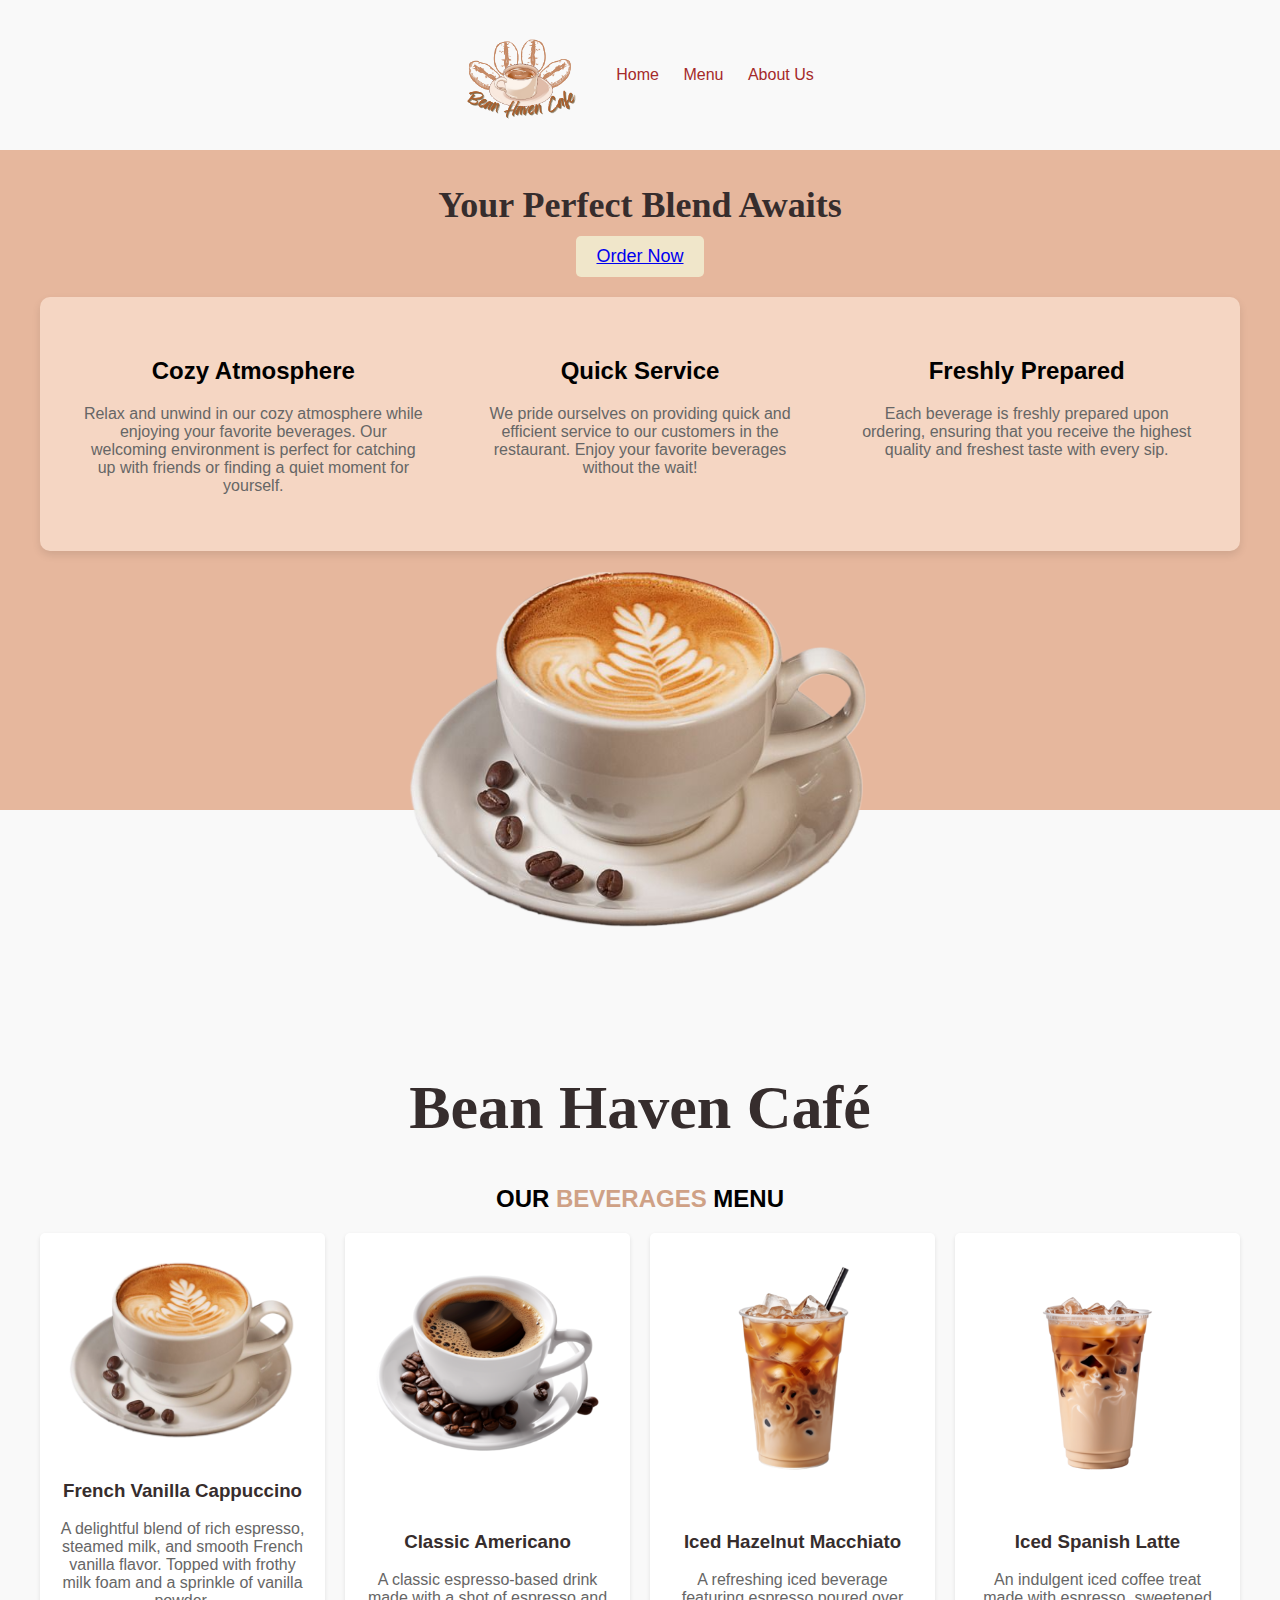
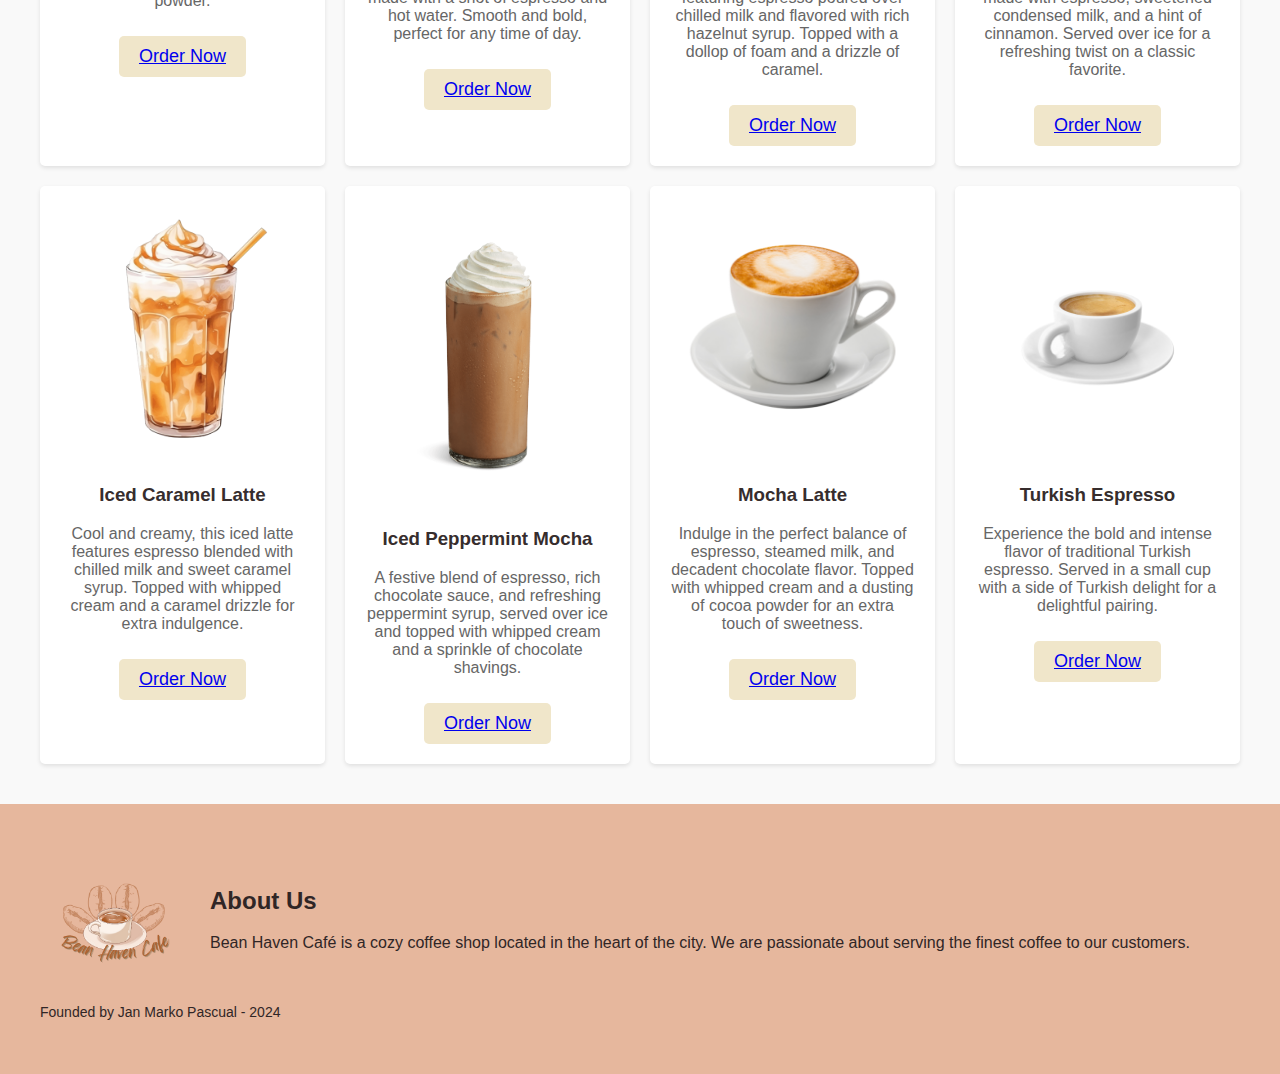
<file: index.html>
<!DOCTYPE html>
<html lang="en">
<head>
  <meta charset="UTF-8">
  <meta name="viewport" content="width=device-width, initial-scale=1.0">
  <title>Bean Haven Café</title>
  <link rel="stylesheet" href="styles.css">
</head>
<body id="home"></footer>
<body>
    <div class="background-rectangle"></div>
  <header>
    <img src="logo.png" alt="Bean Haven Café Logo" class="logo">
    <nav>
      <ul>
        <li><a href="#home">Home</a></li>
        <li><a href="#menu">Menu</a></li>
        <li><a href="#footer">About Us</a></li>
      </ul>
    </nav>
  </header>

  <section id="intro">
    <div class="left-content">
      <div class="tagline">
        
        <h1>Your Perfect Blend Awaits</h1>
        <button><a href="pos.html">Order Now</a></button>
      </div>
      <div class="features-container">
        <div class="features">
            <div class="feature">
                <h2 class="glow-hover">Cozy Atmosphere</h2>
              <p>Relax and unwind in our cozy atmosphere while enjoying your favorite beverages. Our welcoming environment is perfect for catching up with friends or finding a quiet moment for yourself.</p>
            </div>
            <div class="feature">
                <h2 class="glow-hover">Quick Service</h2>
              <p>We pride ourselves on providing quick and efficient service to our customers in the restaurant. Enjoy your favorite beverages without the wait!</p>
            </div>
            <div class="feature">
                <h2 class="glow-hover">Freshly Prepared</h2>
              <p>Each beverage is freshly prepared upon ordering, ensuring that you receive the highest quality and freshest taste with every sip.</p>
            </div>
          </div>
      </div>
    </div>
    <div class="right-content">
        <img src="coffeebg.png" alt="Coffee Picture" class="coffee-picture" id="coffee-img">
      </div>
  </section>

  <section id="menu">
    <h1>Bean Haven Café</h1>
    <h2>OUR <span class="beverages">BEVERAGES</span> MENU</h2>
    <div class="menu-container">
      <!-- Menu items will be dynamically added here -->
      <div class="menu-item">
        <img src="coffeebg.png" alt="French Vanilla Cappuccino">
        <h3>French Vanilla Cappuccino</h3>
        <p>A delightful blend of rich espresso, steamed milk, and smooth French vanilla flavor. Topped with frothy milk foam and a sprinkle of vanilla powder.</p>
        <button><a href="pos.html">Order Now</a></button>
      </div>
      <div class="menu-item">
        <img src="americano.png" alt="Classic Americano">
        <h3>Classic Americano</h3>
        <p>A classic espresso-based drink made with a shot of espresso and hot water. Smooth and bold, perfect for any time of day.</p>
        <button><a href="pos.html">Order Now</a></button>
      </div>
      <div class="menu-item">
        <img src="hazelnut.png" alt="Iced Hazelnut Macchiato">
        <h3>Iced Hazelnut Macchiato</h3>
        <p>A refreshing iced beverage featuring espresso poured over chilled milk and flavored with rich hazelnut syrup. Topped with a dollop of foam and a drizzle of caramel.</p>
        <button><a href="pos.html">Order Now</a></button>
      </div>
      <div class="menu-item">
        <img src="spanish.png" alt="Iced Spanish Latte">
        <h3>Iced Spanish Latte</h3>
        <p>An indulgent iced coffee treat made with espresso, sweetened condensed milk, and a hint of cinnamon. Served over ice for a refreshing twist on a classic favorite.</p>
        <button><a href="pos.html">Order Now</a></button>
      </div>
      <div class="menu-item">
        <img src="caramel.png" alt="Iced Caramel Latte">
        <h3>Iced Caramel Latte</h3>
        <p>Cool and creamy, this iced latte features espresso blended with chilled milk and sweet caramel syrup. Topped with whipped cream and a caramel drizzle for extra indulgence.</p>
        <button><a href="pos.html">Order Now</a></button>
      </div>
      <div class="menu-item">
        <img src="peppermint.png" alt="Iced Peppermint Mocha">
        <h3>Iced Peppermint Mocha</h3>
        <p>A festive blend of espresso, rich chocolate sauce, and refreshing peppermint syrup, served over ice and topped with whipped cream and a sprinkle of chocolate shavings.</p>
        <button><a href="pos.html">Order Now</a></button>
      </div>
      <div class="menu-item">
        <img src="mocha.png" alt="Mocha Latte">
        <h3>Mocha Latte</h3>
        <p>Indulge in the perfect balance of espresso, steamed milk, and decadent chocolate flavor. Topped with whipped cream and a dusting of cocoa powder for an extra touch of sweetness.</p>
        <button><a href="pos.html">Order Now</a></button>
      </div>
      <div class="menu-item">
        <img src="espresso.png" alt="Turkish Espresso">
        <h3>Turkish Espresso</h3>
        <p>Experience the bold and intense flavor of traditional Turkish espresso. Served in a small cup with a side of Turkish delight for a delightful pairing.</p>
        <button><a href="pos.html">Order Now</a></button>
      </div>
    </div>
  </section>
  

  <footer id="footer">
    <div class="about-us">
      <div class="logo"></div> 
      <div class="content">
        <h2>About Us</h2>
        <p>Bean Haven Café is a cozy coffee shop located in the heart of the city. We are passionate about serving the finest coffee to our customers.</p>
      </div>
    </div>
    <p class="founder">Founded by Jan Marko Pascual -  2024</p> 
  </footer>
</body>
</html>
</file>
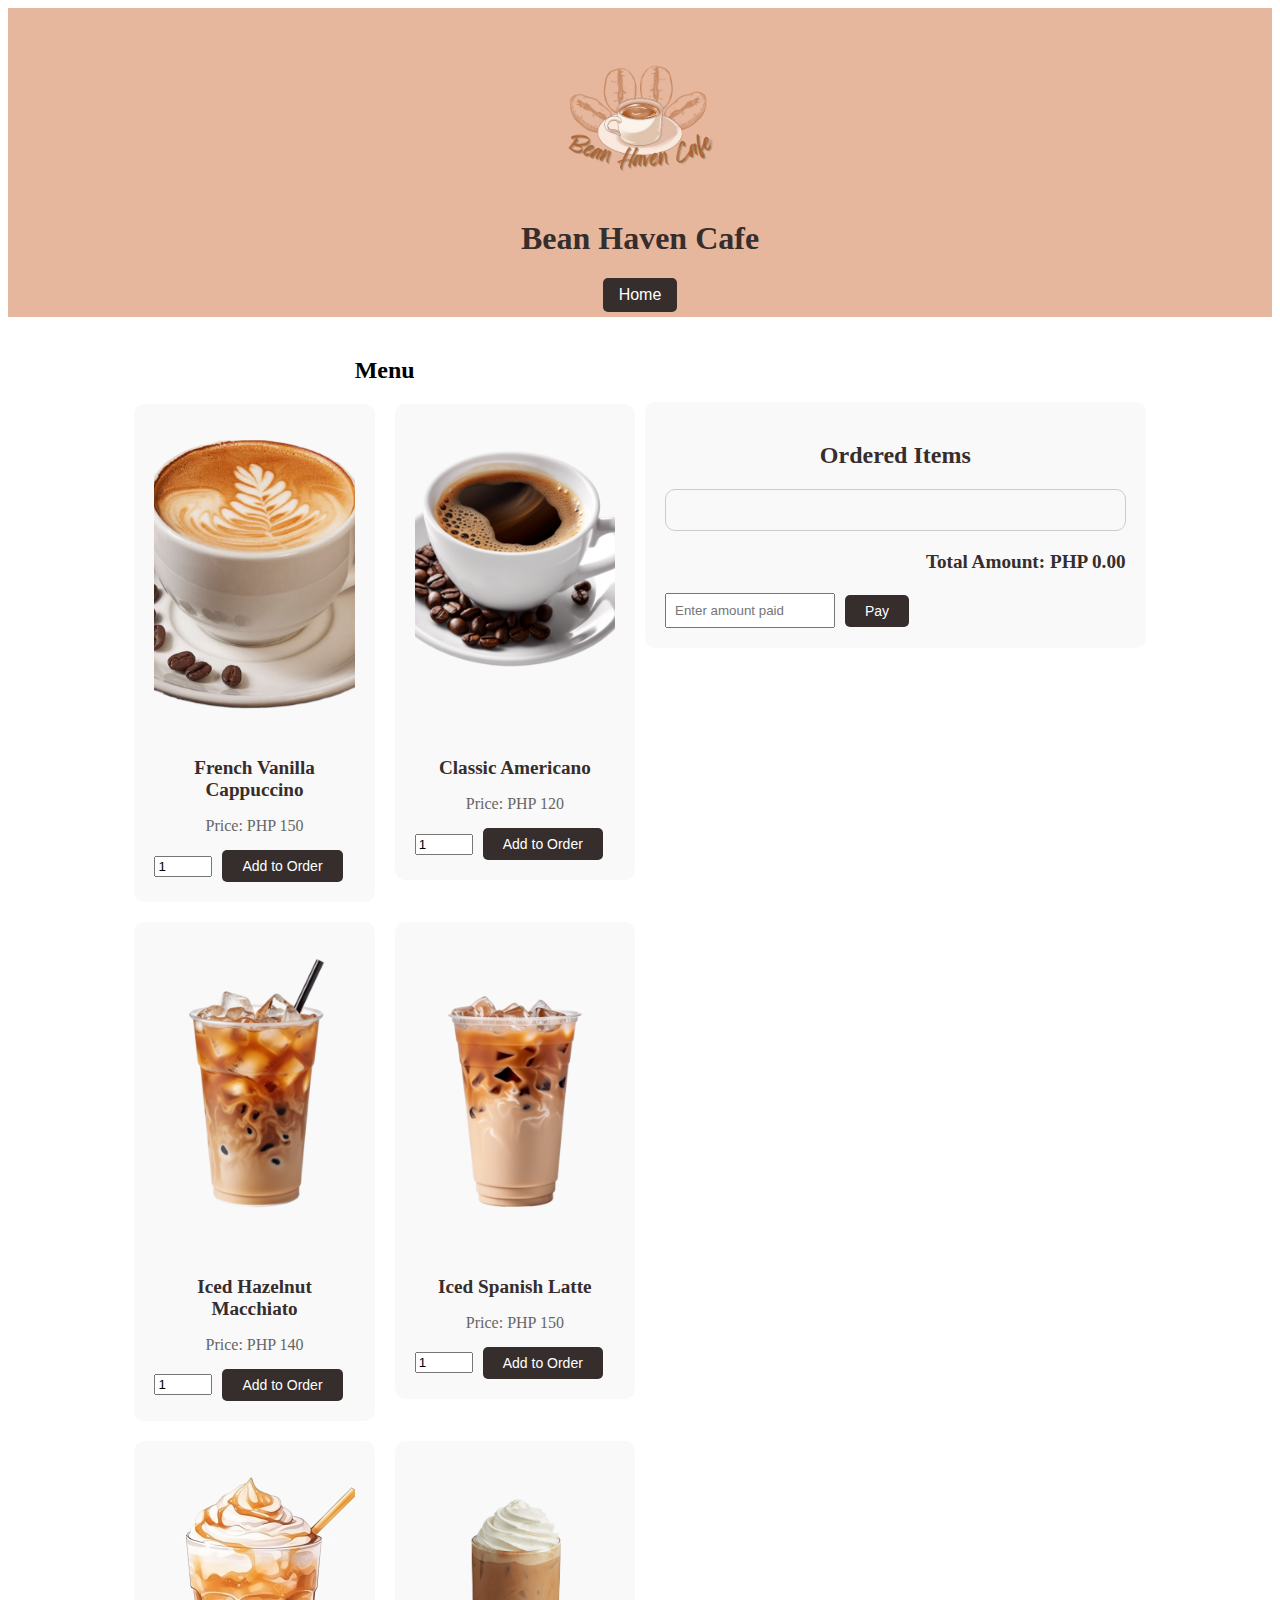
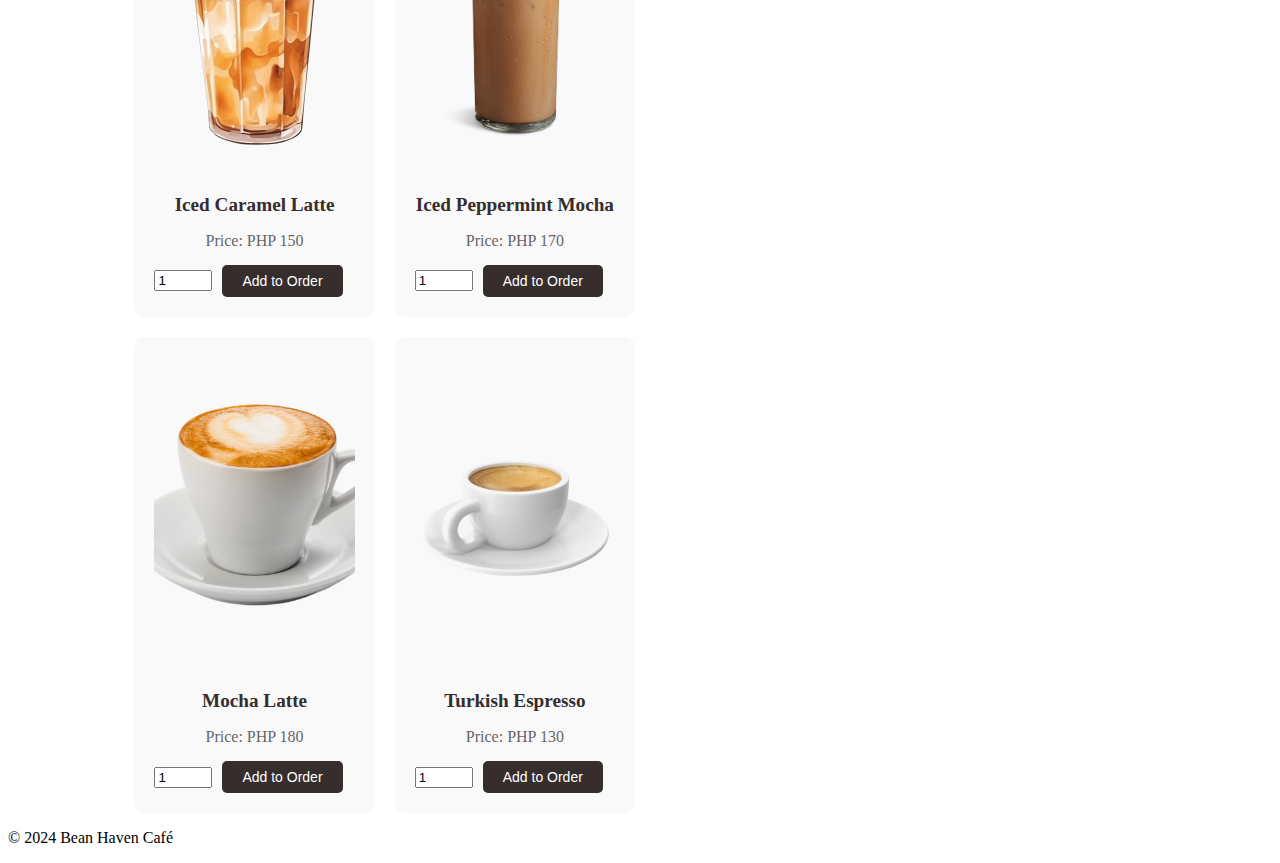
<file: pos.html>
<!DOCTYPE html>
<html lang="en">
<head>
  <meta charset="UTF-8">
  <meta name="viewport" content="width=device-width, initial-scale=1.0">
  <title>Bean Haven Café - POS System</title>
  <link rel="stylesheet" href="posstyles.css">
  <style>
    /* Add any additional CSS styling here */
  </style>
</head>
<body>
    <div class="background-rectangle"></div>
    <header>
        <img src="logo.png" alt="Bean Haven Café Logo" class="logo">
        <h1>Bean Haven Cafe</h1>
        <a href="index.html"><button>Home</button></a>
      </header>
      

      <div class="container">
        <div class="menu-container">
            <h2>Menu</h2>
            <div class="menu">
      
      <div class="menu-item-container">
        <div class="menu-item">
          <img src="coffeebg.png" alt="French Vanilla Cappuccino">
          <h3>French Vanilla Cappuccino</h3>
          <p>Price: PHP 150</p>
          <div class="quantity">
            <input type="number" min="1" value="1">
            <button>Add to Order</button>
          </div>
        </div>
      </div>

      <div class="menu-item-container">
        <div class="menu-item">
          <img src="americano.png" alt="Classic Americano">
          <h3>Classic Americano</h3>
          <p>Price: PHP 120</p>
          <div class="quantity">
            <input type="number" min="1" value="1">
            <button>Add to Order</button>
          </div>
        </div>
      </div>

      <div class="menu-item-container">
        <div class="menu-item">
          <img src="hazelnut.png" alt="Iced Hazelnut Macchiato">
          <h3>Iced Hazelnut Macchiato</h3>
          <p>Price: PHP 140</p>
          <div class="quantity">
            <input type="number" min="1" value="1">
            <button>Add to Order</button>
          </div>
        </div>
      </div>

      <div class="menu-item-container">
        <div class="menu-item">
          <img src="spanish.png" alt="Iced Spanish Latte">
          <h3>Iced Spanish Latte</h3>
          <p>Price: PHP 150</p>
          <div class="quantity">
            <input type="number" min="1" value="1">
            <button>Add to Order</button>
          </div>
        </div>
      </div>

      <div class="menu-item-container">
        <div class="menu-item">
          <img src="caramel.png" alt="Iced Caramel Latte">
          <h3>Iced Caramel Latte</h3>
          <p>Price: PHP 150</p>
          <div class="quantity">
            <input type="number" min="1" value="1">
            <button>Add to Order</button>
          </div>
        </div>
      </div>

      <div class="menu-item-container">
        <div class="menu-item">
          <img src="peppermint.png" alt="Iced Peppermint Mocha">
          <h3>Iced Peppermint Mocha</h3>
          <p>Price: PHP 170</p>
          <div class="quantity">
            <input type="number" min="1" value="1">
            <button>Add to Order</button>
          </div>
        </div>
      </div>

      <div class="menu-item-container">
        <div class="menu-item">
          <img src="mocha.png" alt="Mocha Latte">
          <h3>Mocha Latte</h3>
          <p>Price: PHP 180</p>
          <div class="quantity">
            <input type="number" min="1" value="1">
            <button>Add to Order</button>
          </div>
        </div>
      </div>

      <div class="menu-item-container">
        <div class="menu-item">
          <img src="espresso.png" alt="Turkish Espresso">
          <h3>Turkish Espresso</h3>
          <p>Price: PHP 130</p>
          <div class="quantity">
            <input type="number" min="1" value="1">
            <button>Add to Order</button>
          </div>
        </div>
      </div>

    </div>
  </div>

  <div class="ordered-items-container">
    <div class="ordered-items">
        <h2>Ordered Items</h2>
        <div class="ordered-items-list">
            <!-- Ordered items will be dynamically added here -->
        </div>
        <div class="total-amount">
            <h3>Total Amount: PHP <span id="total-amount">0.00</span></h3>
        </div>
        <div class="payment">
            <input type="number" min="0" placeholder="Enter amount paid">
            <button id="pay-btn">Pay</button>
            <p id="change"></p>
        </div>
    </div>
</div>
</div>


  <footer>
    <p>&copy; 2024 Bean Haven Café</p>
  </footer>

  <script src="pos.js"></script>
</body>
</html>
</file>
<file: styles.css>
/* General Styles */
body {
  font-family: Arial, sans-serif;
  margin: 0;
  padding: 0;
  background-color: #f9f9f9;
  padding-top: 120px;
}

  .logo {
    max-width: 200px; /* Adjust the max-width as needed */
  }
  
  .background-rectangle {
    position: absolute;
    top: 0;
    left: 0;
    width: 100%;
    height: calc(100vh - 90px); /* Adjust the height as needed, subtracting the header height and some additional padding */
    background-color: #e6b79d; /* Adjust the background color as needed */
    z-index: -1; /* Ensure the rectangle is behind other content */
  }
  
  header {
    position: fixed; /* Make the header fixed */
    top: 0; /* Position it at the top of the viewport */
    width: 100%; /* Make it take the full width of the viewport */
    z-index: 1000;
    background-color: #f9f9f9;
    color: brown;
    padding: 0px 0; /* Adjust padding to give space above and below the header */
    display: flex;
    justify-content: center;
    align-items: center;
  }
  
  .container {
    margin-top: 120px; /* Add margin to the container to prevent overlapping */
  }
  
  h1 {
    font-family: "Courier New", Courier, monospace; /* Fallback font */
    font-family: "Lucida Handwriting", cursive; /* Cursive font family */
    font-size: 62px; /* Adjust the font size */
    font-weight: bold; /* Make the font bold */
    color: #362d2d; /* Set the text color */
    display: flex;
    justify-content: center;
    align-items: center;
  }


  
  nav ul {
    list-style-type: none;
    margin: 0;
    padding: 0;
  }
  
  nav ul li {
    display: inline;
    margin-right: 20px;
  }
  
  nav ul li a {
    color: brown;
    text-decoration: none;
  }
  
  #intro {
    display: flex;
    flex-direction: column;
    align-items: center;
    padding: 40px;
  }
  
  .tagline {
    text-align: center;
  }
  
  .tagline h1 {
    color: #362d2d;
    font-size: 36px;
    font-weight: bold;
    margin-bottom: 10px; /* Adjust as needed */
  }
  
  .tagline button {
    background-color: #f0e6ca;
    color: white; /* Change the text color to white */
    padding: 10px 20px;
    border: none;
    border-radius: 5px;
    font-size: 18px;
    cursor: pointer;
}
  .features-container {
    background-color: #f5d6c3;
    border-radius: 10px;
    padding: 20px;
    margin-top: 20px;
    box-shadow: 0 4px 8px rgba(0, 0, 0, 0.1);
  }
  
  .coffee-picture {
    max-width: 100%;
    height: auto;
    width: 500px;
    transition: transform 0.3s; /* Add transition for smooth scaling */
    
  }
  
  .coffee-picture:hover {
    transform: scale(1.1); /* Scale up the image by 10% on hover */
  }
  
  .features {
    display: flex;
  }
  
  .feature {
    flex: 1;
    text-align: center;
    padding: 20px;
  }
  
  .feature h2 {
    font-size: 24px;
  }
  
  .feature p {
    color: #666;
  }
  
  .beverages {
    color: #cfa186; /* Color for the word "BEVERAGES" */
  }

  .glow-hover {
    transition: text-shadow 0.3s, transform 0.3s; /* Add transition for both text-shadow and transform */
  }
  
  .glow-hover:hover {
    text-shadow: 0 0 10px #dd9434; /* Add glow effect on hover */
    transform: scale(1.3); /* Scale up the text by 10% on hover */
  }

  #menu {
    padding: 40px;
  }
  
  #menu h2 {
    text-align: center;
    margin-bottom: 20px;
  }
  
  .menu-container {
    display: grid;
    grid-template-columns: repeat(4, 1fr);
    gap: 20px;
  }
  
  .menu-item {
    background-color: #fff;
    border-radius: 5px;
    box-shadow: 0 2px 4px rgba(0, 0, 0, 0.1);
    padding: 20px;
    text-align: center;
    transition: transform 0.3s; /* Add transition for smooth expansion */
  }
  
  .menu-item:hover {
    transform: scale(1.08); /* Scale up on hover */
  }
  
  .menu-item button {
    background-color: #f0e6ca;;
    color: white;
    padding: 10px 20px;
    border: none;
    border-radius: 5px;
    font-size: 18px;
    cursor: pointer;
    margin-top: 10px; /* Add some spacing between buttons if needed */
  }

  .menu-item img {
    max-width: 100%;
    border-radius: 5px;
    margin-bottom: 10px;
  }
  
  .menu-item h3 {
    color: #362d2d;
  }
  
  .menu-item p {
    color: #666;
  }
  
  footer {
    background-color: #e6b79d; /* Background color for the footer */
    color: #302626; /* Text color */
    padding: 40px;
  }
  
  .about-us {
    display: flex;
    align-items: center;
  }
  
  .logo {
    background-image: url('logo.png'); /* Path to your logo image */
    background-size: contain;
    background-repeat: no-repeat;
    width: 150px; /* Adjust the width of the logo */
    height: 150px; /* Adjust the height of the logo */
    margin-right: 20px; /* Add some spacing between logo and content */
  }
  
  .content {
    flex: 1;
  }
  
  .content h2 {
    font-size: 24px; /* Adjust the font size */
    margin-bottom: 10px; /* Add some spacing below the heading */
  }
  
  .content p {
    font-size: 16px; /* Adjust the font size */
    line-height: 1.5; /* Adjust the line height for better readability */
  }

  .founder {
    font-size: 14px; /* Adjust the font size */
    margin-top: 10px; /* Add some spacing above the founder information */
  }
</file>
<file: posstyles.css>
/* Add this CSS to your posstyles.css file */



header .logo {
    max-width: 200px; /* Adjust the max-width as needed */
    margin-bottom: 5px; /* Add margin-bottom to the logo */
}

header {
    background-color: #e6b79d;
    color: brown;
    padding: 5px 0; /* Adjusted padding */
    display: flex;
    flex-direction: column; /* Align items in a column */
    align-items: center;
}

header button {
    background-color: #362d2d;
    color: white;
    padding: 8px 16px; /* Adjusted padding */
    border: none;
    border-radius: 5px;
    font-size: 16px; /* Adjusted font size */
    cursor: pointer;
}
.container h2 {
    justify-content: center;
    display: flex;
}

header h1 {
    font-family: "Courier New", Courier, monospace;
    font-family: "Lucida Handwriting", cursive;
    font-size: 32px; /* Adjusted font size */
    font-weight: bold;
    color: #362d2d;
    margin-top: 2px; /* Adjust the margin-top to reduce the gap */
}

.container {
    width: 80%;
    margin: auto;
    display: flex; /* Set the container to flex */
    justify-content: space-between; /* Space elements evenly */
}

.menu-container,
.ordered-items-container {
    flex: 1; /* Each container takes up equal space */
     margin-top: 20px;
}

.ordered-items {
    margin-top: 65px; /* Adjust the margin-top as needed to move the container down */
}

.menu-container {
    flex: 1; /* Each container takes up equal space */
    margin-right: 10px; /* Add a small margin between containers */
}

.menu {
    display: grid;
    grid-template-columns: repeat(auto-fill, minmax(200px, 1fr)); /* Adjust the min and max width as needed */
    grid-gap: 20px;
}

.menu-item {
    background-color: #f9f9f9;
    border-radius: 10px;
    padding: 20px;
    text-align: center;
    transition: all 0.3s ease; /* Add transition for smooth effect */
}

.menu-item:hover {
    transform: scale(1.05); /* Scale up the size when hovered */
    box-shadow: 0 0 10px rgba(0, 0, 0, 0.2); /* Add a shadow effect */
}
.menu-item img {
    width: 100%;
    height: 300px; /* Adjust the height as needed */
    object-fit: cover;
    border-radius: 10px;
    margin-bottom: 10px;
}

.menu-item h3 {
    font-size: 1.2rem;
    color: #362d2d;
    margin-bottom: 10px;
}

.menu-item p {
    font-size: 1rem;
    color: #666;
    margin-bottom: 15px;
}

.menu-item .quantity {
    display: flex;
    align-items: center;
}

.menu-item .quantity input {
    width: 50px;
    margin-right: 10px;
}

.menu-item button {
    background-color: #362d2d;
    color: white;
    padding: 8px 20px;
    border: none;
    border-radius: 5px;
    font-size: 14px;
    cursor: pointer;
    transition: all 0.3s ease; /* Add transition for smooth effect */
}

.menu-item button:hover {
    transform: scale(1.1); /* Scale up the size when hovered */
}

.ordered-items {
    background-color: #f9f9f9;
    border-radius: 10px;
    padding: 20px;
    text-align: center;
}

.ordered-items h2 {
    font-size: 1.5rem;
    color: #362d2d;
    margin-bottom: 20px;
}

.ordered-items-list {
    border: 1px solid #ccc;
    padding: 20px;
    border-radius: 10px;
    overflow-y: auto;
    max-height: 200px;
}

.ordered-items-list p {
    margin-bottom: 10px;
}
.receipt-container {
    margin-top: 20px;
    background-color: #fff;
    border: 2px solid #ccc;
    border-radius: 10px;
    padding: 20px;
}

.receipt {
    border-top: 2px dashed #ccc;
    padding-top: 10px;
    margin-top: 10px;
}

.receipt-item {
    display: flex;
    justify-content: space-between;
    margin-bottom: 10px;
}

.receipt-item .name {
    font-weight: bold;
}

.receipt-item .price {
    font-style: italic;
}




.total-amount {
    margin-top: 20px;
    text-align: right;
}

.total-amount h3 {
    font-size: 1.2rem;
    color: #362d2d;
}

.payment {
    margin-top: 20px;
    display: flex;
    align-items: center;
}

.payment input {
    padding: 8px;
    width: 150px;
    margin-right: 10px;
}

.payment button {
    background-color: #362d2d;
    color: white;
    padding: 8px 20px;
    border: none;
    border-radius: 5px;
    font-size: 14px;
    cursor: pointer;
}
</file>
